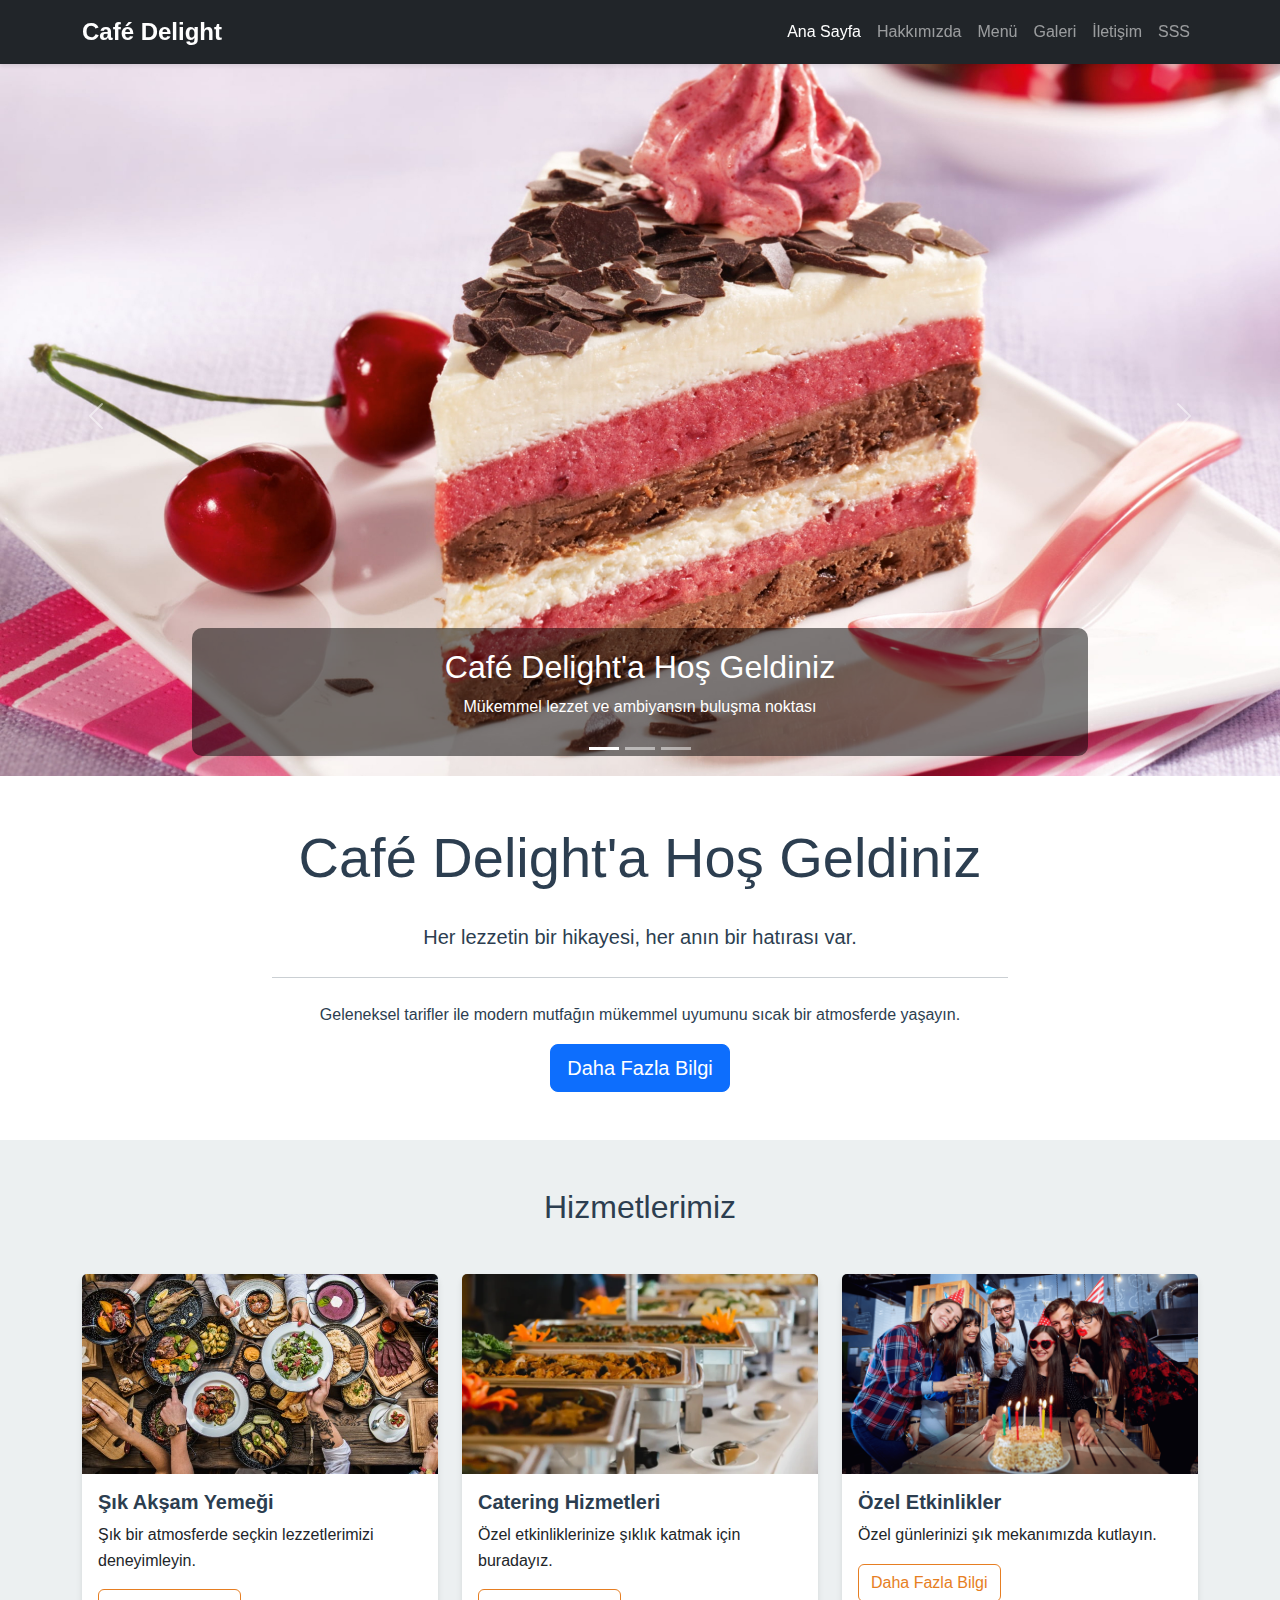
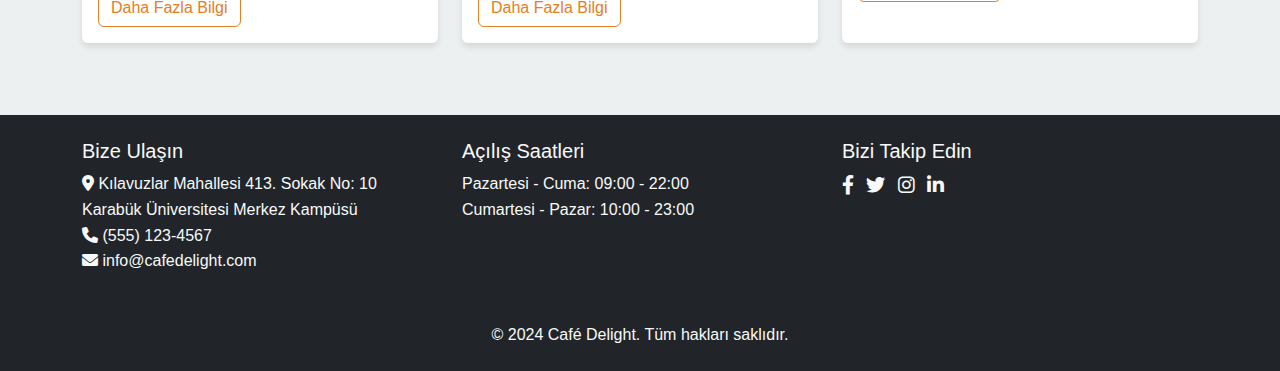
<file: index.html>
<!DOCTYPE html>
<html lang="en">
<head>
    <meta charset="UTF-8">
    <meta name="viewport" content="width=device-width, initial-scale=1.0">
    <title>Café Delight - Welcome to Our Restaurant</title>

   <!--bootstrap cdnleri importla-->
   
    <link href="https://cdn.jsdelivr.net/npm/bootstrap@5.3.0/dist/css/bootstrap.min.css" rel="stylesheet">
  
    <link rel="stylesheet" href="https://cdnjs.cloudflare.com/ajax/libs/font-awesome/6.0.0/css/all.min.css">
    
    <link rel="stylesheet" href="css/style.css">
</head>
<body>
   
   <!--navbar kısmı-->
    <nav class="navbar navbar-expand-lg navbar-dark bg-dark fixed-top">
        <div class="container">
            <a class="navbar-brand" href="index.html">Café Delight</a>
            <button class="navbar-toggler" type="button" data-bs-toggle="collapse" data-bs-target="#navbarNav">
                <span class="navbar-toggler-icon"></span>
            </button>
            <div class="collapse navbar-collapse" id="navbarNav">
                <ul class="navbar-nav ms-auto">
                    <li class="nav-item">
                        <a class="nav-link active" href="index.html">Ana Sayfa</a>
                    </li>
                    <li class="nav-item">
                        <a class="nav-link" href="about.html">Hakkımızda</a>
                    </li>
                    <li class="nav-item">
                        <a class="nav-link" href="services.html">Menü</a>
                    </li>
                    <li class="nav-item">
                        <a class="nav-link" href="gallery.html">Galeri</a>
                    </li>
                    <li class="nav-item">
                        <a class="nav-link" href="contact.html">İletişim</a>
                    </li>
                    <li class="nav-item">
                        <a class="nav-link" href="faq.html">SSS</a>
                    </li>
                </ul>
            </div>
        </div>
    </nav>

   <!--carousel kısmı-->
    <div id="mainCarousel" class="carousel slide" data-bs-ride="carousel">
        <div class="carousel-indicators">
            <button type="button" data-bs-target="#mainCarousel" data-bs-slide-to="0" class="active"></button>
            <button type="button" data-bs-target="#mainCarousel" data-bs-slide-to="1"></button>
            <button type="button" data-bs-target="#mainCarousel" data-bs-slide-to="2"></button>
        </div>
        <div class="carousel-inner">
            <div class="carousel-item active">
                <img src="images/cileklikek.jpg" class="d-block w-100" alt="Café Interior">
                <div class="carousel-caption">
                    <h2>Café Delight'a Hoş Geldiniz</h2>
                    <p>Mükemmel lezzet ve ambiyansın buluşma noktası</p>
                </div>
            </div>
            <div class="carousel-item">
                <img src="images/brown_cake.webp" class="d-block w-100" alt="Special Dishes">
                <div class="carousel-caption">
                    <h2>Seçkin Mutfağımız</h2>
                    <p>Şefimizin özel lezzetlerini keşfedin</p>
                </div>
            </div>
            <div class="carousel-item">
                <img src="images/redvelvet2.jpg" class="d-block w-100" alt="Coffee Art">
                <div class="carousel-caption">
                    <h2>Sanatsal Kahveler</h2>
                    <p>Güne özel kahve seçeneklerimizle başlayın</p>
                </div>
            </div>
        </div>
        <button class="carousel-control-prev" type="button" data-bs-target="#mainCarousel" data-bs-slide="prev">
            <span class="carousel-control-prev-icon"></span>
        </button>
        <button class="carousel-control-next" type="button" data-bs-target="#mainCarousel" data-bs-slide="next">
            <span class="carousel-control-next-icon"></span>
        </button>
    </div>

   <!--hoş geldiniz kısmı-->
    <section class="welcome-section py-5">
        <div class="container">
            <div class="row">
                <div class="col-lg-8 mx-auto text-center">
                    <h2 class="display-4">Café Delight'a Hoş Geldiniz</h2>
                    <p class="lead mb-4">Her lezzetin bir hikayesi, her anın bir hatırası var.</p>
                    <hr class="my-4">
                    <p>Geleneksel tarifler ile modern mutfağın mükemmel uyumunu sıcak bir atmosferde yaşayın.</p>
                    <a class="btn btn-primary btn-lg" href="about.html" role="button">Daha Fazla Bilgi</a>
                </div>
            </div>
        </div>
    </section>


    <section class="services-section py-5 bg-light">
        <div class="container">
            <h2 class="text-center mb-5">Hizmetlerimiz</h2>
            <div class="row">
                <div class="col-md-4 mb-4">
                    <div class="card h-100">
                        <img src="images/aksam_yemegi.jpg" class="card-img-top" alt="Fine Dining">
                        <div class="card-body">
                            <h5 class="card-title">Şık Akşam Yemeği</h5>
                            <p class="card-text">Şık bir atmosferde seçkin lezzetlerimizi deneyimleyin.</p>
                            <a href="services.html" class="btn btn-outline-primary">Daha Fazla Bilgi</a>
                        </div>
                    </div>
                </div>
                <div class="col-md-4 mb-4">
                    <div class="card h-100">
                        <img src="images/catering.webp" class="card-img-top" alt="Catering">
                        <div class="card-body">
                            <h5 class="card-title">Catering Hizmetleri</h5>
                            <p class="card-text">Özel etkinliklerinize şıklık katmak için buradayız.</p>
                            <a href="services.html" class="btn btn-outline-primary">Daha Fazla Bilgi</a>
                        </div>
                    </div>
                </div>
                <div class="col-md-4 mb-4">
                    <div class="card h-100">
                        <img src="images/birthday.png" class="card-img-top" alt="Private Events">
                        <div class="card-body">
                            <h5 class="card-title">Özel Etkinlikler</h5>
                            <p class="card-text">Özel günlerinizi şık mekanımızda kutlayın.</p>
                            <a href="services.html" class="btn btn-outline-primary">Daha Fazla Bilgi</a>
                        </div>
                    </div>
                </div>
            </div>
        </div>
    </section>

   <!--footer ve son-->
    <footer class="bg-dark text-light py-4">
        <div class="container">
            <div class="row">
                <div class="col-md-4 mb-3">
                    <h5>Bize Ulaşın</h5>
                    <p>
                        <i class="fas fa-map-marker-alt"></i> Kılavuzlar Mahallesi 413. Sokak No: 10 Karabük Üniversitesi Merkez Kampüsü<br>
                        <i class="fas fa-phone"></i> (555) 123-4567<br>
                        <i class="fas fa-envelope"></i> info@cafedelight.com
                    </p>
                </div>
                <div class="col-md-4 mb-3">
                    <h5>Açılış Saatleri</h5>
                    <p>
                        Pazartesi - Cuma: 09:00 - 22:00<br>
                        Cumartesi - Pazar: 10:00 - 23:00
                    </p>
                </div>
                <div class="col-md-4 mb-3">
                    <h5>Bizi Takip Edin</h5>
                    <div class="social-links">
                        <a href="#" class="text-light me-2"><i class="fab fa-facebook-f"></i></a>
                        <a href="#" class="text-light me-2"><i class="fab fa-twitter"></i></a>
                        <a href="#" class="text-light me-2"><i class="fab fa-instagram"></i></a>
                        <a href="#" class="text-light"><i class="fab fa-linkedin-in"></i></a>
                    </div>
                </div>
            </div>
            <div class="row mt-3">
                <div class="col-12 text-center">
                    <p class="mb-0">&copy; 2024 Café Delight. Tüm hakları saklıdır.</p>
                </div>
            </div>
        </div>
    </footer>

   <!--bootstrap ve illede istediği popper-->
    <script src="https://cdn.jsdelivr.net/npm/@popperjs/core@2.11.6/dist/umd/popper.min.js"></script>
    <script src="https://cdn.jsdelivr.net/npm/bootstrap@5.3.0/dist/js/bootstrap.min.js"></script>
</body>
</html>
</file>
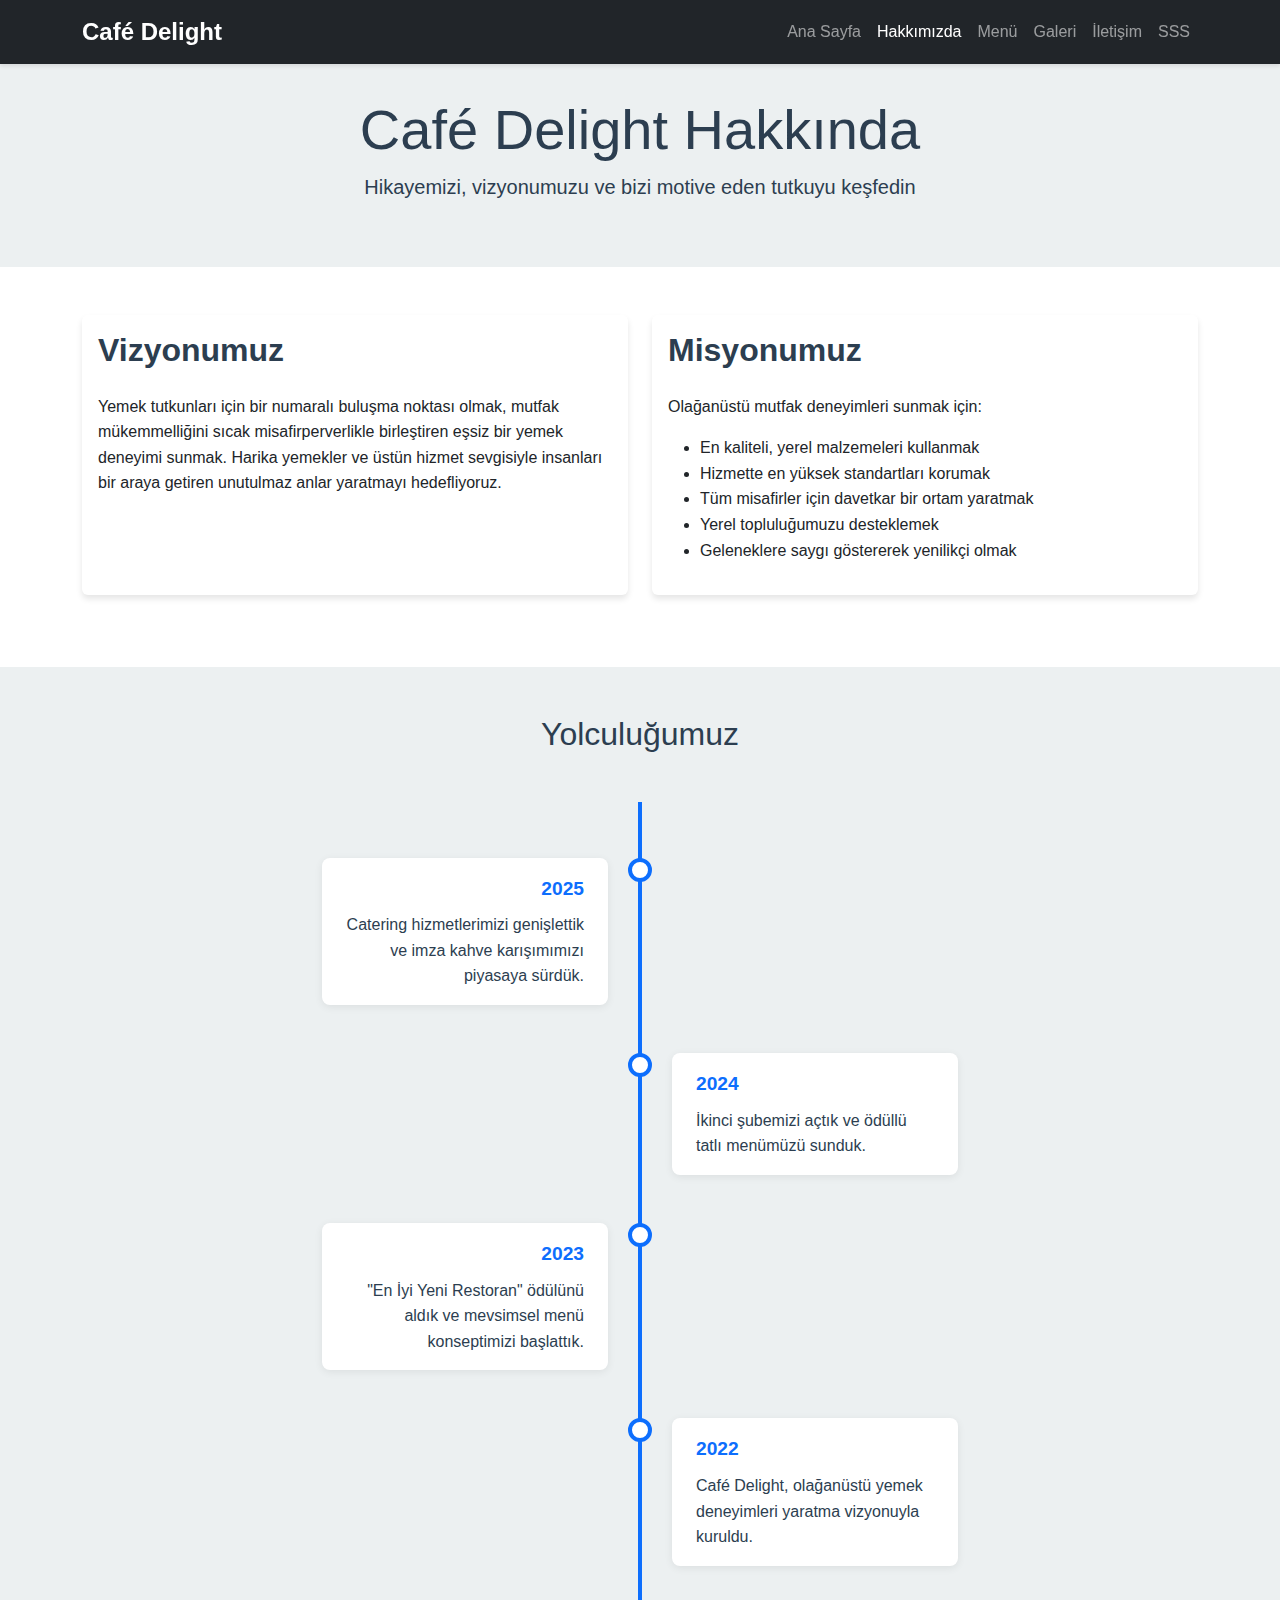
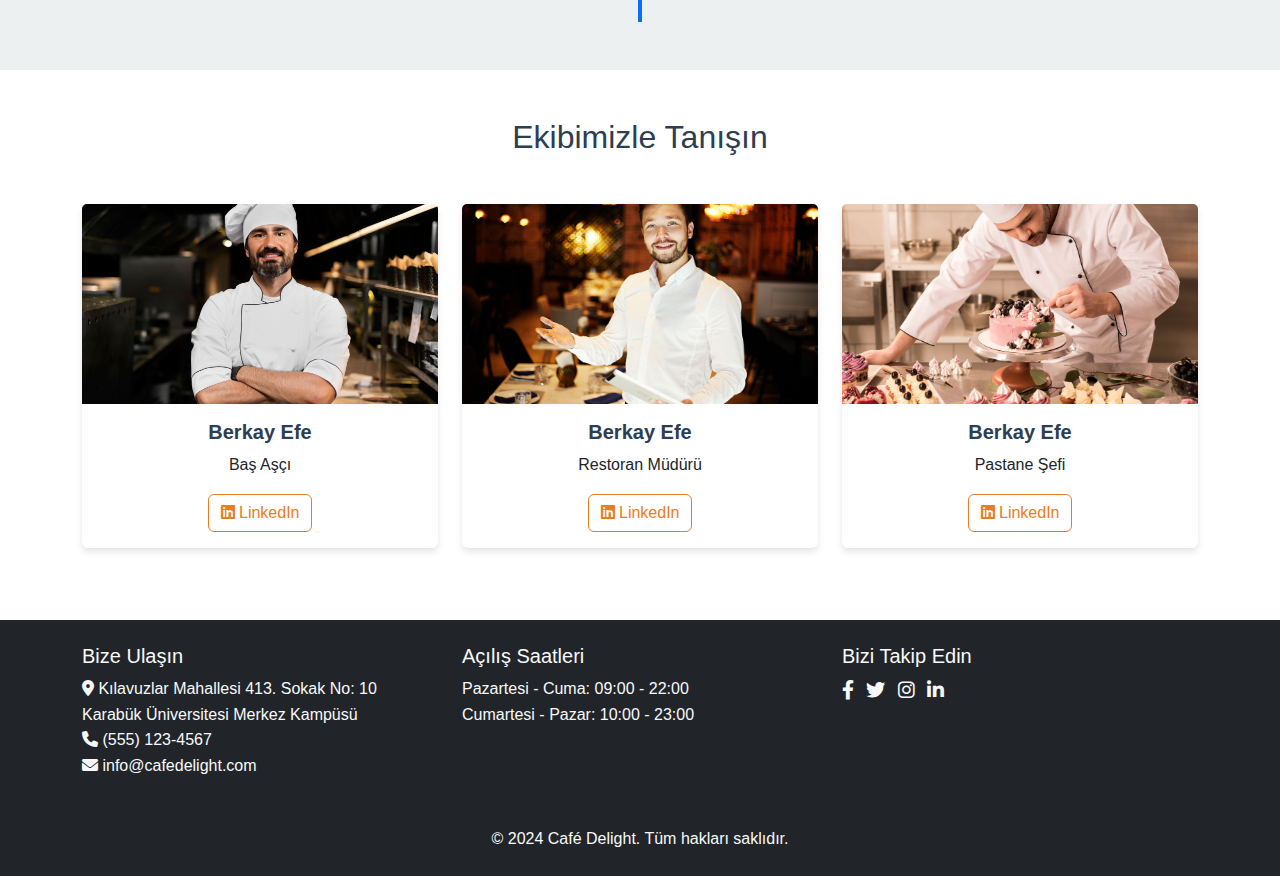
<file: about.html>
<!DOCTYPE html>
<html lang="en">
<head>
    <meta charset="UTF-8">
    <meta name="viewport" content="width=device-width, initial-scale=1.0">
    <title>Hakkımızda - Café Delight</title>
  
    <link href="https://cdn.jsdelivr.net/npm/bootstrap@5.3.0/dist/css/bootstrap.min.css" rel="stylesheet">
    
    <link rel="stylesheet" href="https://cdnjs.cloudflare.com/ajax/libs/font-awesome/6.0.0/css/all.min.css">

    <link rel="stylesheet" href="css/style.css">

    <style>
    .timeline {
        position: relative;
        margin: 0 auto;
        padding: 2rem 0;
        max-width: 700px;
    }
    .timeline::before {
        content: '';
        position: absolute;
        left: 50%;
        top: 0;
        width: 4px;
        height: 100%;
        background: #0d6efd;
        transform: translateX(-50%);
        z-index: 0;
    }
    .timeline-event {
        position: relative;
        width: 50%;
        padding: 1.5rem 2rem;
        box-sizing: border-box;
    }
    .timeline-event.left {
        left: 0;
        text-align: right;
    }
    .timeline-event.right {
        left: 50%;
        text-align: left;
    }
    .timeline-event .timeline-dot {
        position: absolute;
        top: 1.5rem;
        width: 24px;
        height: 24px;
        background: #fff;
        border: 4px solid #0d6efd;
        border-radius: 50%;
        z-index: 2;
    }
    .timeline-event.left .timeline-dot {
        right: -12px;
    }
    .timeline-event.right .timeline-dot {
        left: -12px;
    }
    .timeline-event .timeline-content {
        background: #fff;
        border-radius: 8px;
        padding: 1rem 1.5rem;
        box-shadow: 0 2px 8px rgba(0,0,0,0.07);
        display: inline-block;
        min-width: 220px;
        max-width: 320px;
    }
    .timeline-event .timeline-year {
        font-weight: bold;
        color: #0d6efd;
        margin-bottom: 0.5rem;
        font-size: 1.2rem;
    }
    @media (max-width: 767px) {
        .timeline::before { left: 8px; }
        .timeline-event {
            width: 100%;
            left: 0 !important;
            text-align: left !important;
            padding-left: 2.5rem;
            padding-right: 0;
            margin-bottom: 2rem;
        }
        .timeline-event .timeline-dot {
            left: -12px !important;
            right: auto !important;
        }
    }
    </style>
</head>
<body>
   <!--navbar-->
    <nav class="navbar navbar-expand-lg navbar-dark bg-dark fixed-top">
        <div class="container">
            <a class="navbar-brand" href="index.html">Café Delight</a>
            <button class="navbar-toggler" type="button" data-bs-toggle="collapse" data-bs-target="#navbarNav">
                <span class="navbar-toggler-icon"></span>
            </button>
            <div class="collapse navbar-collapse" id="navbarNav">
                <ul class="navbar-nav ms-auto">
                    <li class="nav-item">
                        <a class="nav-link" href="index.html">Ana Sayfa</a>
                    </li>
                    <li class="nav-item">
                        <a class="nav-link active" href="about.html">Hakkımızda</a>
                    </li>
                    <li class="nav-item">
                        <a class="nav-link" href="services.html">Menü</a>
                    </li>
                    <li class="nav-item">
                        <a class="nav-link" href="gallery.html">Galeri</a>
                    </li>
                    <li class="nav-item">
                        <a class="nav-link" href="contact.html">İletişim</a>
                    </li>
                    <li class="nav-item">
                        <a class="nav-link" href="faq.html">SSS</a>
                    </li>
                </ul>
            </div>
        </div>
    </nav>

   
    <header class="bg-light text-center py-5 mt-5">
        <div class="container">
            <h1 class="display-4">Café Delight Hakkında</h1>
            <p class="lead">Hikayemizi, vizyonumuzu ve bizi motive eden tutkuyu keşfedin</p>
        </div>
    </header>

   
    <section class="py-5">
        <div class="container">
            <div class="row">
                <div class="col-md-6 mb-4">
                    <div class="card h-100">
                        <div class="card-body">
                            <h2 class="card-title mb-4">Vizyonumuz</h2>
                            <p class="card-text">
                                Yemek tutkunları için bir numaralı buluşma noktası olmak, mutfak mükemmelliğini sıcak misafirperverlikle birleştiren eşsiz bir yemek deneyimi sunmak. Harika yemekler ve üstün hizmet sevgisiyle insanları bir araya getiren unutulmaz anlar yaratmayı hedefliyoruz.
                            </p>
                        </div>
                    </div>
                </div>
                <div class="col-md-6 mb-4">
                    <div class="card h-100">
                        <div class="card-body">
                            <h2 class="card-title mb-4">Misyonumuz</h2>
                            <p class="card-text">
                                Olağanüstü mutfak deneyimleri sunmak için:
                                <ul>
                                    <li>En kaliteli, yerel malzemeleri kullanmak</li>
                                    <li>Hizmette en yüksek standartları korumak</li>
                                    <li>Tüm misafirler için davetkar bir ortam yaratmak</li>
                                    <li>Yerel topluluğumuzu desteklemek</li>
                                    <li>Geleneklere saygı göstererek yenilikçi olmak</li>
                                </ul>
                            </p>
                        </div>
                    </div>
                </div>
            </div>
        </div>
    </section>

  
    <section class="py-5 bg-light">
        <div class="container">
            <h2 class="text-center mb-5">Yolculuğumuz</h2>
            <div class="timeline">
                <div class="timeline-event left">
                    <span class="timeline-dot"></span>
                    <div class="timeline-content">
                        <div class="timeline-year">2025</div>
                        <div>Catering hizmetlerimizi genişlettik ve imza kahve karışımımızı piyasaya sürdük.</div>
                    </div>
                </div>
                <div class="timeline-event right">
                    <span class="timeline-dot"></span>
                    <div class="timeline-content">
                        <div class="timeline-year">2024</div>
                        <div>İkinci şubemizi açtık ve ödüllü tatlı menümüzü sunduk.</div>
                    </div>
                </div>
                <div class="timeline-event left">
                    <span class="timeline-dot"></span>
                    <div class="timeline-content">
                        <div class="timeline-year">2023</div>
                        <div>"En İyi Yeni Restoran" ödülünü aldık ve mevsimsel menü konseptimizi başlattık.</div>
                    </div>
                </div>
                <div class="timeline-event right">
                    <span class="timeline-dot"></span>
                    <div class="timeline-content">
                        <div class="timeline-year">2022</div>
                        <div>Café Delight, olağanüstü yemek deneyimleri yaratma vizyonuyla kuruldu.</div>
                    </div>
                </div>
            </div>
        </div>
    </section>

   <!--özgün ve kalabalık ekibimiz-->
    <section class="py-5">
        <div class="container">
            <h2 class="text-center mb-5">Ekibimizle Tanışın</h2>
            <div class="row">
                <div class="col-md-4 mb-4">
                    <div class="card text-center">
                        <img src="images/chef.jpg" class="card-img-top" alt="Executive Chef">
                        <div class="card-body">
                            <h5 class="card-title">Berkay Efe</h5>
                            <p class="card-text">Baş Aşçı</p>
                            <a href="https://www.linkedin.com/in/berkay-efe-%C3%B6zben-428583324/" class="btn btn-outline-primary"><i class="fab fa-linkedin"></i> LinkedIn</a>
                        </div>
                    </div>
                </div>
                <div class="col-md-4 mb-4">
                    <div class="card text-center">
                        <img src="images/manager.png" class="card-img-top" alt="Restaurant Manager">
                        <div class="card-body">
                            <h5 class="card-title">Berkay Efe</h5>
                            <p class="card-text">Restoran Müdürü</p>
                            <a href="https://www.linkedin.com/in/berkay-efe-%C3%B6zben-428583324/" class="btn btn-outline-primary"><i class="fab fa-linkedin"></i> LinkedIn</a>
                        </div>
                    </div>
                </div>
                <div class="col-md-4 mb-4">
                    <div class="card text-center">
                        <img src="images/pastry_chef.png" class="card-img-top" alt="Pastry Chef">
                        <div class="card-body">
                            <h5 class="card-title">Berkay Efe</h5>
                            <p class="card-text">Pastane Şefi</p>
                            <a href="https://www.linkedin.com/in/berkay-efe-%C3%B6zben-428583324/" class="btn btn-outline-primary"><i class="fab fa-linkedin"></i> LinkedIn</a>
                        </div>
                    </div>
                </div>
            </div>
        </div>
    </section>

   <!--footer-->
    <footer class="bg-dark text-light py-4">
        <div class="container">
            <div class="row">
                <div class="col-md-4 mb-3">
                    <h5>Bize Ulaşın</h5>
                    <p>
                        <i class="fas fa-map-marker-alt"></i> Kılavuzlar Mahallesi 413. Sokak No: 10 Karabük Üniversitesi Merkez Kampüsü<br>
                        <i class="fas fa-phone"></i> (555) 123-4567<br>
                        <i class="fas fa-envelope"></i> info@cafedelight.com
                    </p>
                </div>
                <div class="col-md-4 mb-3">
                    <h5>Açılış Saatleri</h5>
                    <p>
                        Pazartesi - Cuma: 09:00 - 22:00<br>
                        Cumartesi - Pazar: 10:00 - 23:00
                    </p>
                </div>
                <div class="col-md-4 mb-3">
                    <h5>Bizi Takip Edin</h5>
                    <div class="social-links">
                        <a href="#" class="text-light me-2"><i class="fab fa-facebook-f"></i></a>
                        <a href="#" class="text-light me-2"><i class="fab fa-twitter"></i></a>
                        <a href="#" class="text-light me-2"><i class="fab fa-instagram"></i></a>
                        <a href="#" class="text-light"><i class="fab fa-linkedin-in"></i></a>
                    </div>
                </div>
            </div>
            <div class="row mt-3">
                <div class="col-12 text-center">
                    <p class="mb-0">&copy; 2024 Café Delight. Tüm hakları saklıdır.</p>
                </div>
            </div>
        </div>
    </footer>


    <script src="https://cdn.jsdelivr.net/npm/@popperjs/core@2.11.6/dist/umd/popper.min.js"></script>
    <script src="https://cdn.jsdelivr.net/npm/bootstrap@5.3.0/dist/js/bootstrap.min.js"></script>
</body>
</html>
</file>
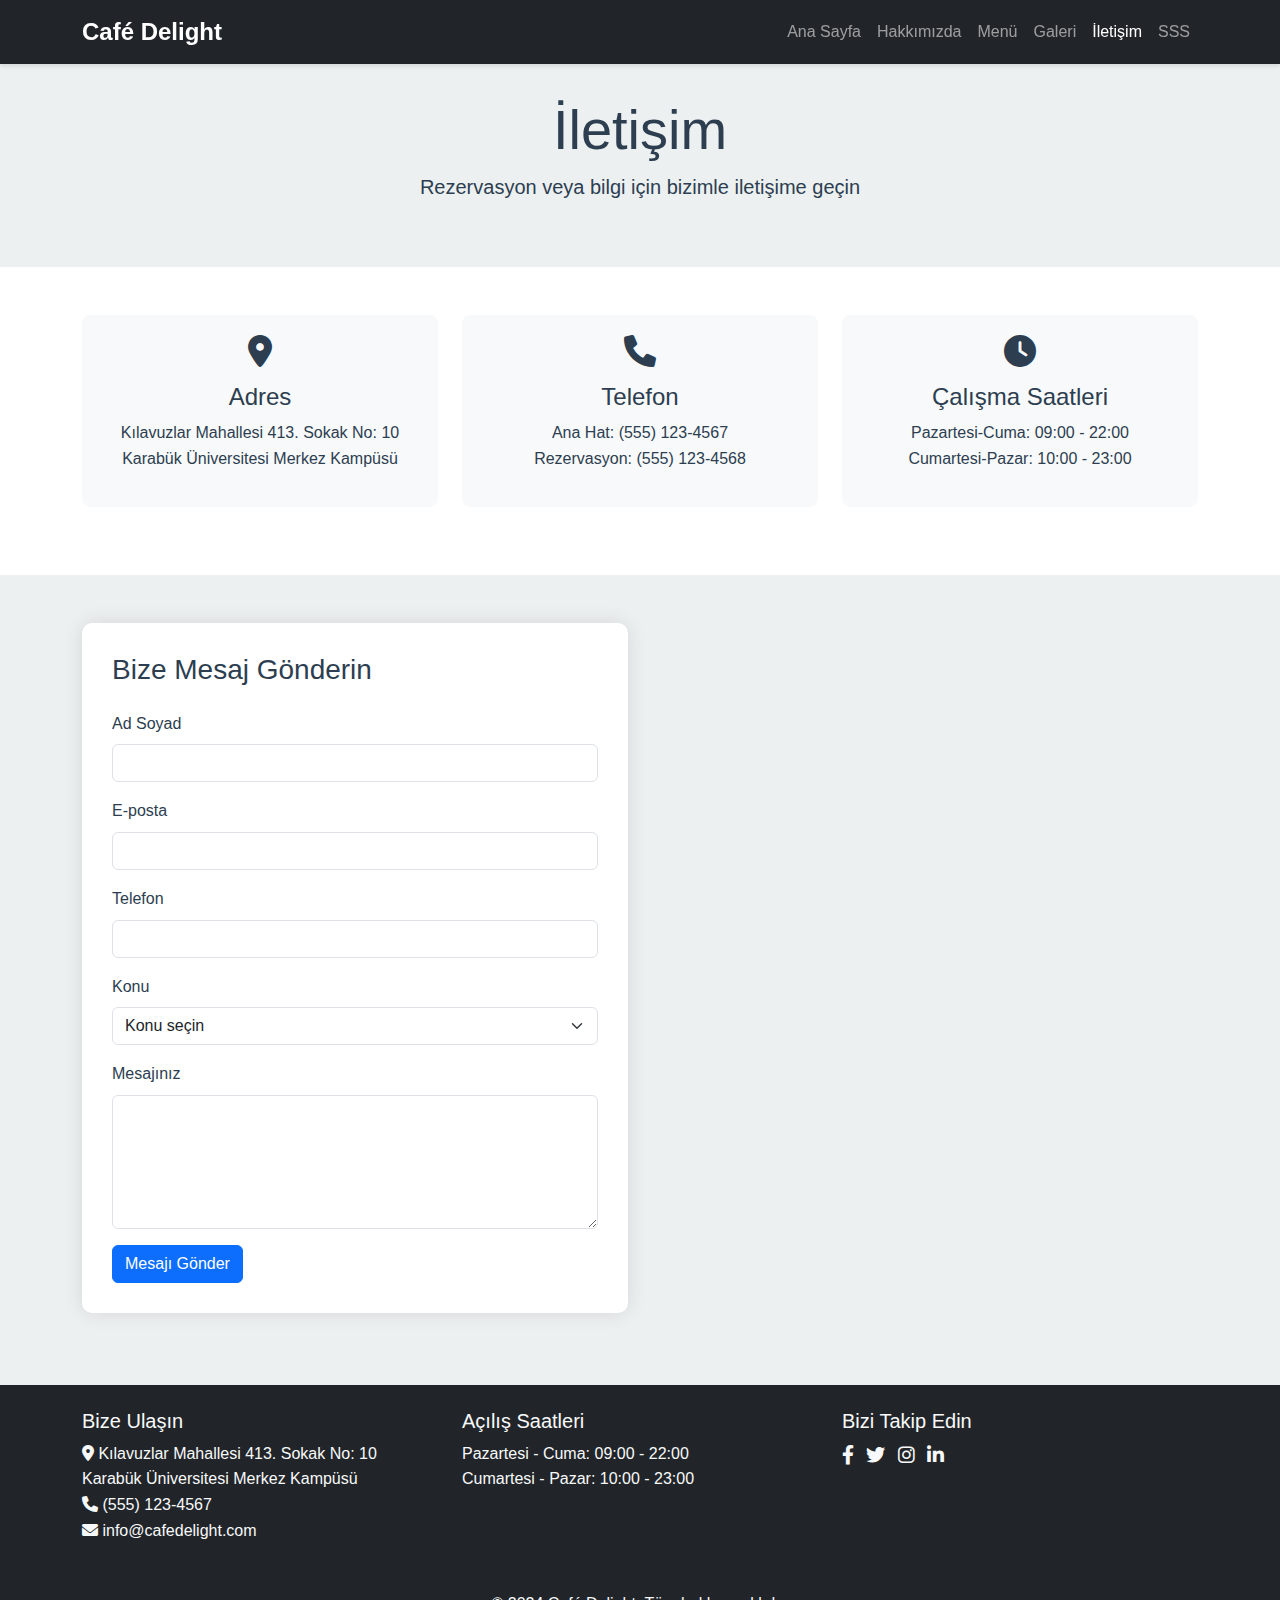
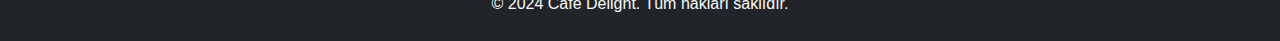
<file: contact.html>
<!DOCTYPE html>
<html lang="en">
<head>
    <meta charset="UTF-8">
    <meta name="viewport" content="width=device-width, initial-scale=1.0">
    <title>İletişim - Café Delight</title>
   
    <link href="https://cdn.jsdelivr.net/npm/bootstrap@5.3.0/dist/css/bootstrap.min.css" rel="stylesheet">
    
    <link rel="stylesheet" href="https://cdnjs.cloudflare.com/ajax/libs/font-awesome/6.0.0/css/all.min.css">
    
    <link rel="stylesheet" href="css/style.css">
    <style>
        .contact-info-item {
            padding: 20px;
            border-radius: 8px;
            background: #f8f9fa;
            margin-bottom: 20px;
            transition: transform 0.3s ease;
        }
        .contact-info-item:hover {
            transform: translateY(-5px);
            box-shadow: 0 4px 8px rgba(0,0,0,0.1);
        }
        .contact-form {
            background: #fff;
            padding: 30px;
            border-radius: 10px;
            box-shadow: 0 0 20px rgba(0,0,0,0.1);
        }
        .map-container {
            position: relative;
            overflow: hidden;
            padding-top: 56.25%; 
        }
        .map-container iframe {
            position: absolute;
            top: 0;
            left: 0;
            width: 100%;
            height: 100%;
            border: 0;
        }
    </style>
</head>
<body>
    
    <nav class="navbar navbar-expand-lg navbar-dark bg-dark fixed-top">
        <div class="container">
            <a class="navbar-brand" href="index.html">Café Delight</a>
            <button class="navbar-toggler" type="button" data-bs-toggle="collapse" data-bs-target="#navbarNav">
                <span class="navbar-toggler-icon"></span>
            </button>
            <div class="collapse navbar-collapse" id="navbarNav">
                <ul class="navbar-nav ms-auto">
                    <li class="nav-item">
                        <a class="nav-link" href="index.html">Ana Sayfa</a>
                    </li>
                    <li class="nav-item">
                        <a class="nav-link" href="about.html">Hakkımızda</a>
                    </li>
                    <li class="nav-item">
                        <a class="nav-link" href="services.html">Menü</a>
                    </li>
                    <li class="nav-item">
                        <a class="nav-link" href="gallery.html">Galeri</a>
                    </li>
                    <li class="nav-item">
                        <a class="nav-link active" href="contact.html">İletişim</a>
                    </li>
                    <li class="nav-item">
                        <a class="nav-link" href="faq.html">SSS</a>
                    </li>
                </ul>
            </div>
        </div>
    </nav>

    
    <header class="bg-light text-center py-5 mt-5">
        <div class="container">
            <h1 class="display-4">İletişim</h1>
            <p class="lead">Rezervasyon veya bilgi için bizimle iletişime geçin</p>
        </div>
    </header>

   
    <section class="py-5">
        <div class="container">
            <div class="row">
                <div class="col-md-4">
                    <div class="contact-info-item text-center">
                        <i class="fas fa-map-marker-alt fa-2x mb-3 text-primary"></i>
                        <h4>Adres</h4>
                        <p>Kılavuzlar Mahallesi 413. Sokak No: 10 <br> Karabük Üniversitesi Merkez Kampüsü</p>
                    </div>
                </div>
                <div class="col-md-4">
                    <div class="contact-info-item text-center">
                        <i class="fas fa-phone fa-2x mb-3 text-primary"></i>
                        <h4>Telefon</h4>
                        <p>
                            Ana Hat: (555) 123-4567<br>
                            Rezervasyon: (555) 123-4568
                        </p>
                    </div>
                </div>
                <div class="col-md-4">
                    <div class="contact-info-item text-center">
                        <i class="fas fa-clock fa-2x mb-3 text-primary"></i>
                        <h4>Çalışma Saatleri</h4>
                        <p>
                            Pazartesi-Cuma: 09:00 - 22:00<br>
                            Cumartesi-Pazar: 10:00 - 23:00
                        </p>
                    </div>
                </div>
            </div>
        </div>
    </section>

   
    <section class="py-5 bg-light">
        <div class="container">
            <div class="row">
              
                <div class="col-lg-6 mb-4">
                    <div class="contact-form">
                        <h3 class="mb-4">Bize Mesaj Gönderin</h3>
                        <form id="contactForm">
                            <div class="mb-3">
                                <label for="name" class="form-label">Ad Soyad</label>
                                <input type="text" class="form-control" id="name" required>
                            </div>
                            <div class="mb-3">
                                <label for="email" class="form-label">E-posta</label>
                                <input type="email" class="form-control" id="email" required>
                            </div>
                            <div class="mb-3">
                                <label for="phone" class="form-label">Telefon</label>
                                <input type="tel" class="form-control" id="phone">
                            </div>
                            <div class="mb-3">
                                <label for="subject" class="form-label">Konu</label>
                                <select class="form-select" id="subject" required>
                                    <option value="">Konu seçin</option>
                                    <option value="reservation">Rezervasyon</option>
                                    <option value="catering">Catering</option>
                                    <option value="feedback">Geri Bildirim</option>
                                    <option value="other">Diğer</option>
                                </select>
                            </div>
                            <div class="mb-3">
                                <label for="message" class="form-label">Mesajınız</label>
                                <textarea class="form-control" id="message" rows="5" required></textarea>
                            </div>
                            <button type="submit" class="btn btn-primary">Mesajı Gönder</button>
                        </form>
                    </div>
                </div>
                
                <div class="col-lg-6">
                    <div class="map-container">
                       <!--embed bugunu sonunda çözdüm-->
                        <iframe src="https://www.google.com/maps/embed?pb=!1m14!1m12!1m3!1d2011.7744693168156!2d32.653932690533196!3d41.21405104548233!2m3!1f0!2f0!3f0!3m2!1i1024!2i768!4f13.1!5e0!3m2!1str!2str!4v1748188030903!5m2!1str!2str"
                            width="600" height="450" style="border:0;" allowfullscreen="" loading="lazy" referrerpolicy="no-referrer-when-downgrade"></iframe>
                    </div>
                </div>
            </div>
        </div>
    </section>

  
    <footer class="bg-dark text-light py-4">
        <div class="container">
            <div class="row">
                <div class="col-md-4 mb-3">
                    <h5>Bize Ulaşın</h5>
                    <p>
                        <i class="fas fa-map-marker-alt"></i> Kılavuzlar Mahallesi 413. Sokak No: 10 Karabük Üniversitesi Merkez Kampüsü<br>
                        <i class="fas fa-phone"></i> (555) 123-4567<br>
                        <i class="fas fa-envelope"></i> info@cafedelight.com
                    </p>
                </div>
                <div class="col-md-4 mb-3">
                    <h5>Açılış Saatleri</h5>
                    <p>
                        Pazartesi - Cuma: 09:00 - 22:00<br>
                        Cumartesi - Pazar: 10:00 - 23:00
                    </p>
                </div>
                <div class="col-md-4 mb-3">
                    <h5>Bizi Takip Edin</h5>
                    <div class="social-links">
                        <a href="#" class="text-light me-2"><i class="fab fa-facebook-f"></i></a>
                        <a href="#" class="text-light me-2"><i class="fab fa-twitter"></i></a>
                        <a href="#" class="text-light me-2"><i class="fab fa-instagram"></i></a>
                        <a href="#" class="text-light"><i class="fab fa-linkedin-in"></i></a>
                    </div>
                </div>
            </div>
            <div class="row mt-3">
                <div class="col-12 text-center">
                    <p class="mb-0">&copy; 2024 Café Delight. Tüm hakları saklıdır.</p>
                </div>
            </div>
        </div>
    </footer>


    <script src="https://cdn.jsdelivr.net/npm/@popperjs/core@2.11.6/dist/umd/popper.min.js"></script>
    <script src="https://cdn.jsdelivr.net/npm/bootstrap@5.3.0/dist/js/bootstrap.min.js"></script>
   
    <script>
        document.getElementById('contactForm').addEventListener('submit', function(e) {
            e.preventDefault();
           
            alert('Geri bildiriminiz için teşekkür ederiz.');
            this.reset();
        });
    </script>
</body>
</html>
</file>
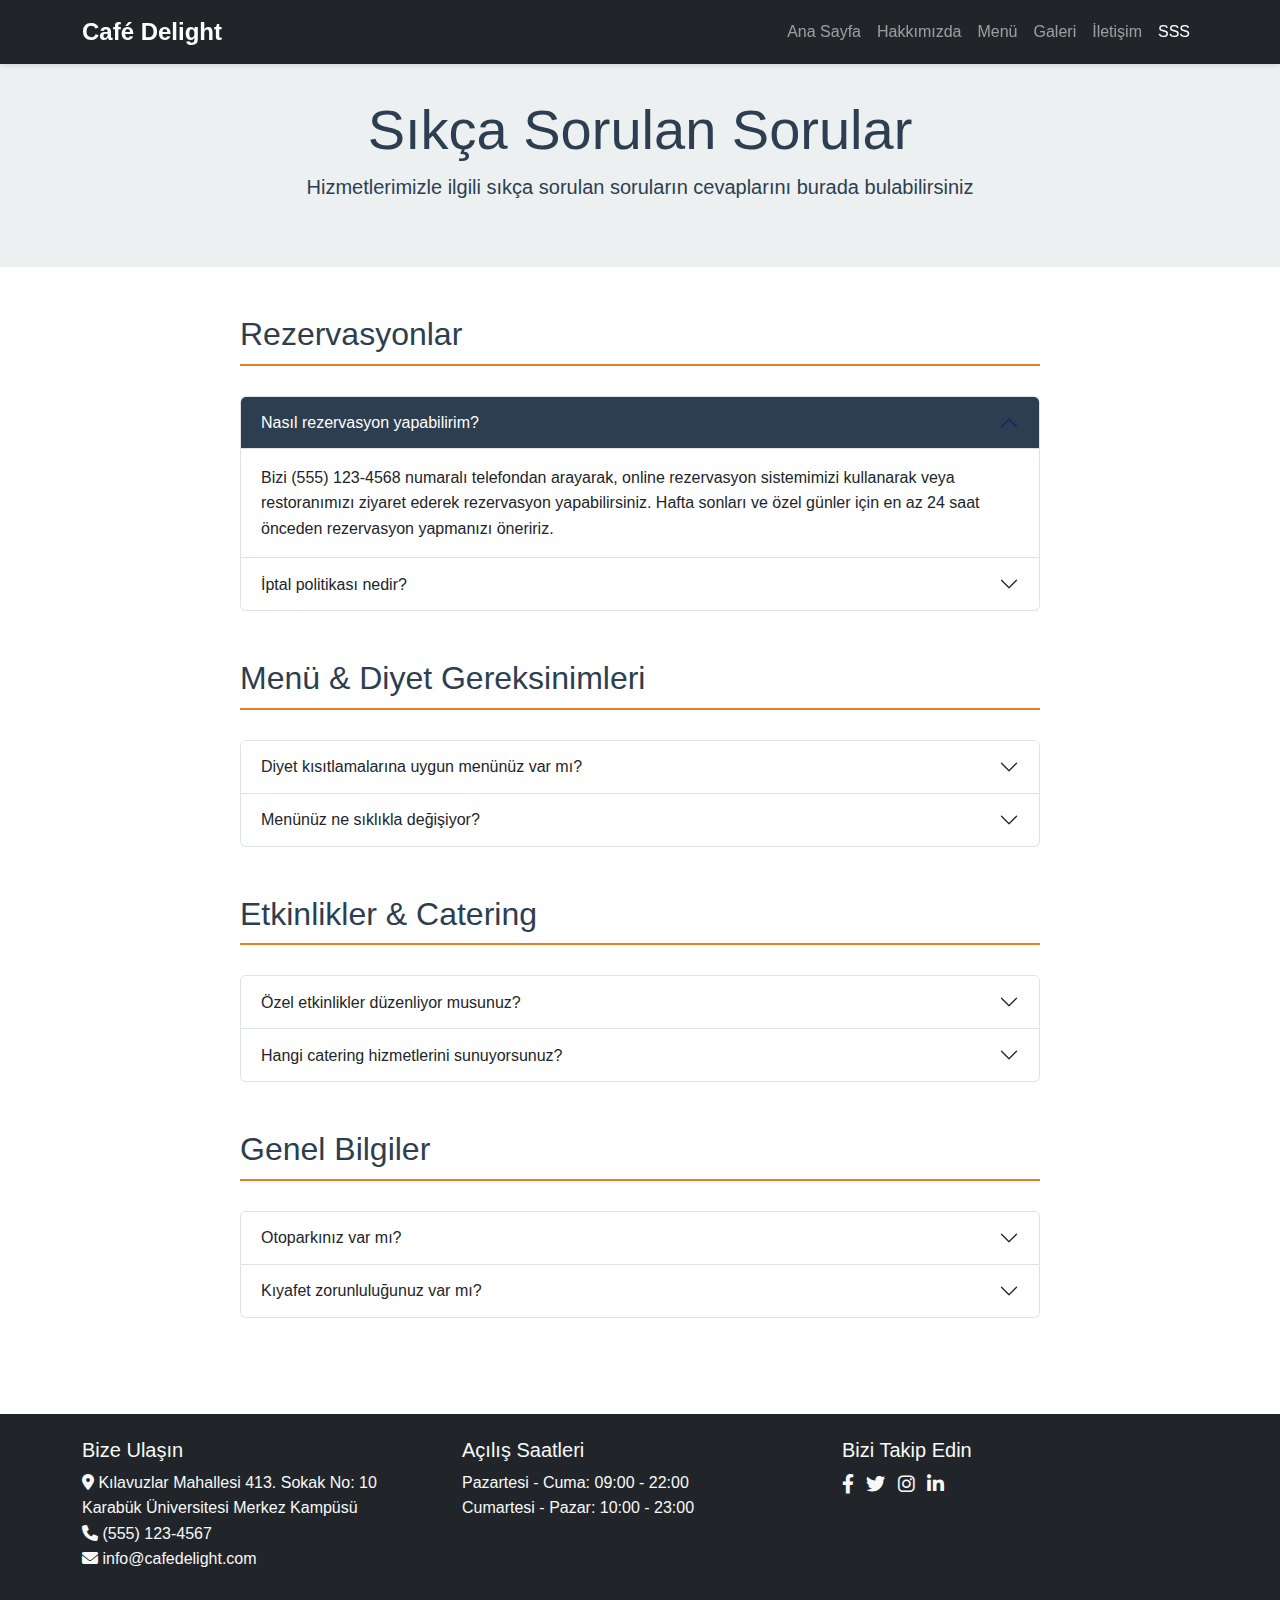
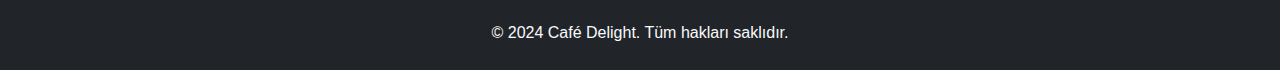
<file: faq.html>
<!DOCTYPE html>
<html lang="en">
<head>
    <meta charset="UTF-8">
    <meta name="viewport" content="width=device-width, initial-scale=1.0">
    <title>FAQ - Café Delight</title>
  
    <link href="https://cdn.jsdelivr.net/npm/bootstrap@5.3.0/dist/css/bootstrap.min.css" rel="stylesheet">
    
    <link rel="stylesheet" href="https://cdnjs.cloudflare.com/ajax/libs/font-awesome/6.0.0/css/all.min.css">
    
    <link rel="stylesheet" href="css/style.css">
    <style>
        .faq-section {
            max-width: 800px;
            margin: 0 auto;
        }
        .accordion-button:not(.collapsed) {
            background-color: var(--primary-color);
            color: white;
        }
        .accordion-button:focus {
            box-shadow: none;
            border-color: rgba(0,0,0,.125);
        }
        .category-title {
            color: var(--primary-color);
            margin-bottom: 30px;
            padding-bottom: 10px;
            border-bottom: 2px solid var(--secondary-color);
        }
    </style>
</head>
<body>
    <!-- navbar kısmı-->
    <nav class="navbar navbar-expand-lg navbar-dark bg-dark fixed-top">
        <div class="container">
            <a class="navbar-brand" href="index.html">Café Delight</a>
            <button class="navbar-toggler" type="button" data-bs-toggle="collapse" data-bs-target="#navbarNav">
                <span class="navbar-toggler-icon"></span>
            </button>
            <div class="collapse navbar-collapse" id="navbarNav">
                <ul class="navbar-nav ms-auto">
                    <li class="nav-item">
                        <a class="nav-link" href="index.html">Ana Sayfa</a>
                    </li>
                    <li class="nav-item">
                        <a class="nav-link" href="about.html">Hakkımızda</a>
                    </li>
                    <li class="nav-item">
                        <a class="nav-link" href="services.html">Menü</a>
                    </li>
                    <li class="nav-item">
                        <a class="nav-link" href="gallery.html">Galeri</a>
                    </li>
                    <li class="nav-item">
                        <a class="nav-link" href="contact.html">İletişim</a>
                    </li>
                    <li class="nav-item">
                        <a class="nav-link active" href="faq.html">SSS</a>
                    </li>
                </ul>
            </div>
        </div>
    </nav>

   <!--sıkça sorulan sorular kısmı-->
    <header class="bg-light text-center py-5 mt-5">
        <div class="container">
            <h1 class="display-4">Sıkça Sorulan Sorular</h1>
            <p class="lead">Hizmetlerimizle ilgili sıkça sorulan soruların cevaplarını burada bulabilirsiniz</p>
        </div>
    </header>

    
    <section class="py-5">
        <div class="container">
            <div class="faq-section">
                
                <h2 class="category-title">Rezervasyonlar</h2>
                <div class="accordion mb-5" id="reservationFAQ">
                    <div class="accordion-item">
                        <h2 class="accordion-header">
                            <button class="accordion-button" type="button" data-bs-toggle="collapse" data-bs-target="#reservation1">
                                Nasıl rezervasyon yapabilirim?
                            </button>
                        </h2>
                        <div id="reservation1" class="accordion-collapse collapse show" data-bs-parent="#reservationFAQ">
                            <div class="accordion-body">
                                Bizi (555) 123-4568 numaralı telefondan arayarak, online rezervasyon sistemimizi kullanarak veya restoranımızı ziyaret ederek rezervasyon yapabilirsiniz. Hafta sonları ve özel günler için en az 24 saat önceden rezervasyon yapmanızı öneririz.
                            </div>
                        </div>
                    </div>
                    <div class="accordion-item">
                        <h2 class="accordion-header">
                            <button class="accordion-button collapsed" type="button" data-bs-toggle="collapse" data-bs-target="#reservation2">
                                İptal politikası nedir?
                            </button>
                        </h2>
                        <div id="reservation2" class="accordion-collapse collapse" data-bs-parent="#reservationFAQ">
                            <div class="accordion-body">
                                İptaller için en az 4 saat önceden haber vermenizi rica ederiz. 6 veya daha fazla kişilik gruplar için 24 saat önceden bildirim gerekmektedir. Bu süreler içinde iptal edilmeyen rezervasyonlar için iptal ücreti uygulanabilir.
                            </div>
                        </div>
                    </div>
                </div>

              
                <h2 class="category-title">Menü & Diyet Gereksinimleri</h2>
                <div class="accordion mb-5" id="menuFAQ">
                    <div class="accordion-item">
                        <h2 class="accordion-header">
                            <button class="accordion-button collapsed" type="button" data-bs-toggle="collapse" data-bs-target="#menu1">
                                Diyet kısıtlamalarına uygun menünüz var mı?
                            </button>
                        </h2>
                        <div id="menu1" class="accordion-collapse collapse" data-bs-parent="#menuFAQ">
                            <div class="accordion-body">
                                Evet, vejetaryen, vegan, glutensiz ve diğer diyet gereksinimleri için çeşitli seçenekler sunuyoruz. Sipariş verirken lütfen alerjileriniz veya özel diyet gereksinimleriniz hakkında personelimizi bilgilendirin.
                            </div>
                        </div>
                    </div>
                    <div class="accordion-item">
                        <h2 class="accordion-header">
                            <button class="accordion-button collapsed" type="button" data-bs-toggle="collapse" data-bs-target="#menu2">
                                Menünüz ne sıklıkla değişiyor?
                            </button>
                        </h2>
                        <div id="menu2" class="accordion-collapse collapse" data-bs-parent="#menuFAQ">
                            <div class="accordion-body">
                                Ana menümüz yıl boyunca mevcuttur, ancak mevsimsel spesiyallerimiz üç ayda bir değişmektedir. Ayrıca, günlük olarak taze malzemelerle hazırlanan şefin özel yemekleri de sunulmaktadır.
                            </div>
                        </div>
                    </div>
                </div>

                
                <h2 class="category-title">Etkinlikler & Catering</h2>
                <div class="accordion mb-5" id="eventsFAQ">
                    <div class="accordion-item">
                        <h2 class="accordion-header">
                            <button class="accordion-button collapsed" type="button" data-bs-toggle="collapse" data-bs-target="#events1">
                                Özel etkinlikler düzenliyor musunuz?
                            </button>
                        </h2>
                        <div id="events1" class="accordion-collapse collapse" data-bs-parent="#eventsFAQ">
                            <div class="accordion-body">
                                Evet, özel etkinlikler için kullanılabilen özel bir yemek odamız bulunmaktadır. 40 kişiye kadar grupları ağırlayabilir ve etkinliğinize özel menüler sunabiliriz.
                            </div>
                        </div>
                    </div>
                    <div class="accordion-item">
                        <h2 class="accordion-header">
                            <button class="accordion-button collapsed" type="button" data-bs-toggle="collapse" data-bs-target="#events2">
                                Hangi catering hizmetlerini sunuyorsunuz?
                            </button>
                        </h2>
                        <div id="events2" class="accordion-collapse collapse" data-bs-parent="#eventsFAQ">
                            <div class="accordion-body">
                                Kurumsal ve özel etkinlikler için tam kapsamlı catering hizmeti sunuyoruz. Catering menümüz tercihinize ve bütçenize göre özelleştirilebilir. Personel, ekipman ve kurulum/temizlik hizmetleri de sağlıyoruz.
                            </div>
                        </div>
                    </div>
                </div>

               
                <h2 class="category-title">Genel Bilgiler</h2>
                <div class="accordion mb-5" id="generalFAQ">
                    <div class="accordion-item">
                        <h2 class="accordion-header">
                            <button class="accordion-button collapsed" type="button" data-bs-toggle="collapse" data-bs-target="#general1">
                                Otoparkınız var mı?
                            </button>
                        </h2>
                        <div id="general1" class="accordion-collapse collapse" data-bs-parent="#generalFAQ">
                            <div class="accordion-body">
                                Evet, misafirlerimiz için ücretsiz vale otopark hizmetimiz vardır. Ayrıca, yürüme mesafesinde cadde otoparkı ve halka açık otopark da mevcuttur.
                            </div>
                        </div>
                    </div>
                    <div class="accordion-item">
                        <h2 class="accordion-header">
                            <button class="accordion-button collapsed" type="button" data-bs-toggle="collapse" data-bs-target="#general2">
                                Kıyafet zorunluluğunuz var mı?
                            </button>
                        </h2>
                        <div id="general2" class="accordion-collapse collapse" data-bs-parent="#generalFAQ">
                            <div class="accordion-body">
                                Akıllı rahat (smart casual) bir kıyafet zorunluluğumuz vardır. Misafirlerimizin rahat olmasını isteriz, ancak plaj kıyafetleri, spor kıyafetleri veya aşırı günlük kıyafetler giymemelerini rica ederiz.
                            </div>
                        </div>
                    </div>
                </div>
            </div>
        </div>
    </section>

   <!--footer kısmı-->
    <footer class="bg-dark text-light py-4">
        <div class="container">
            <div class="row">
                <div class="col-md-4 mb-3">
                    <h5>Bize Ulaşın</h5>
                    <p>
                        <i class="fas fa-map-marker-alt"></i> Kılavuzlar Mahallesi 413. Sokak No: 10 Karabük Üniversitesi Merkez Kampüsü<br>
                        <i class="fas fa-phone"></i> (555) 123-4567<br>
                        <i class="fas fa-envelope"></i> info@cafedelight.com
                    </p>
                </div>
                <div class="col-md-4 mb-3">
                    <h5>Açılış Saatleri</h5>
                    <p>
                        Pazartesi - Cuma: 09:00 - 22:00<br>
                        Cumartesi - Pazar: 10:00 - 23:00
                    </p>
                </div>
                <div class="col-md-4 mb-3">
                    <h5>Bizi Takip Edin</h5>
                    <div class="social-links">
                        <a href="#" class="text-light me-2"><i class="fab fa-facebook-f"></i></a>
                        <a href="#" class="text-light me-2"><i class="fab fa-twitter"></i></a>
                        <a href="#" class="text-light me-2"><i class="fab fa-instagram"></i></a>
                        <a href="#" class="text-light"><i class="fab fa-linkedin-in"></i></a>
                    </div>
                </div>
            </div>
            <div class="row mt-3">
                <div class="col-12 text-center">
                    <p class="mb-0">&copy; 2024 Café Delight. Tüm hakları saklıdır.</p>
                </div>
            </div>
        </div>
    </footer>

  
    <script src="https://cdn.jsdelivr.net/npm/@popperjs/core@2.11.6/dist/umd/popper.min.js"></script>
    <script src="https://cdn.jsdelivr.net/npm/bootstrap@5.3.0/dist/js/bootstrap.min.js"></script>
</body>
</html>
</file>
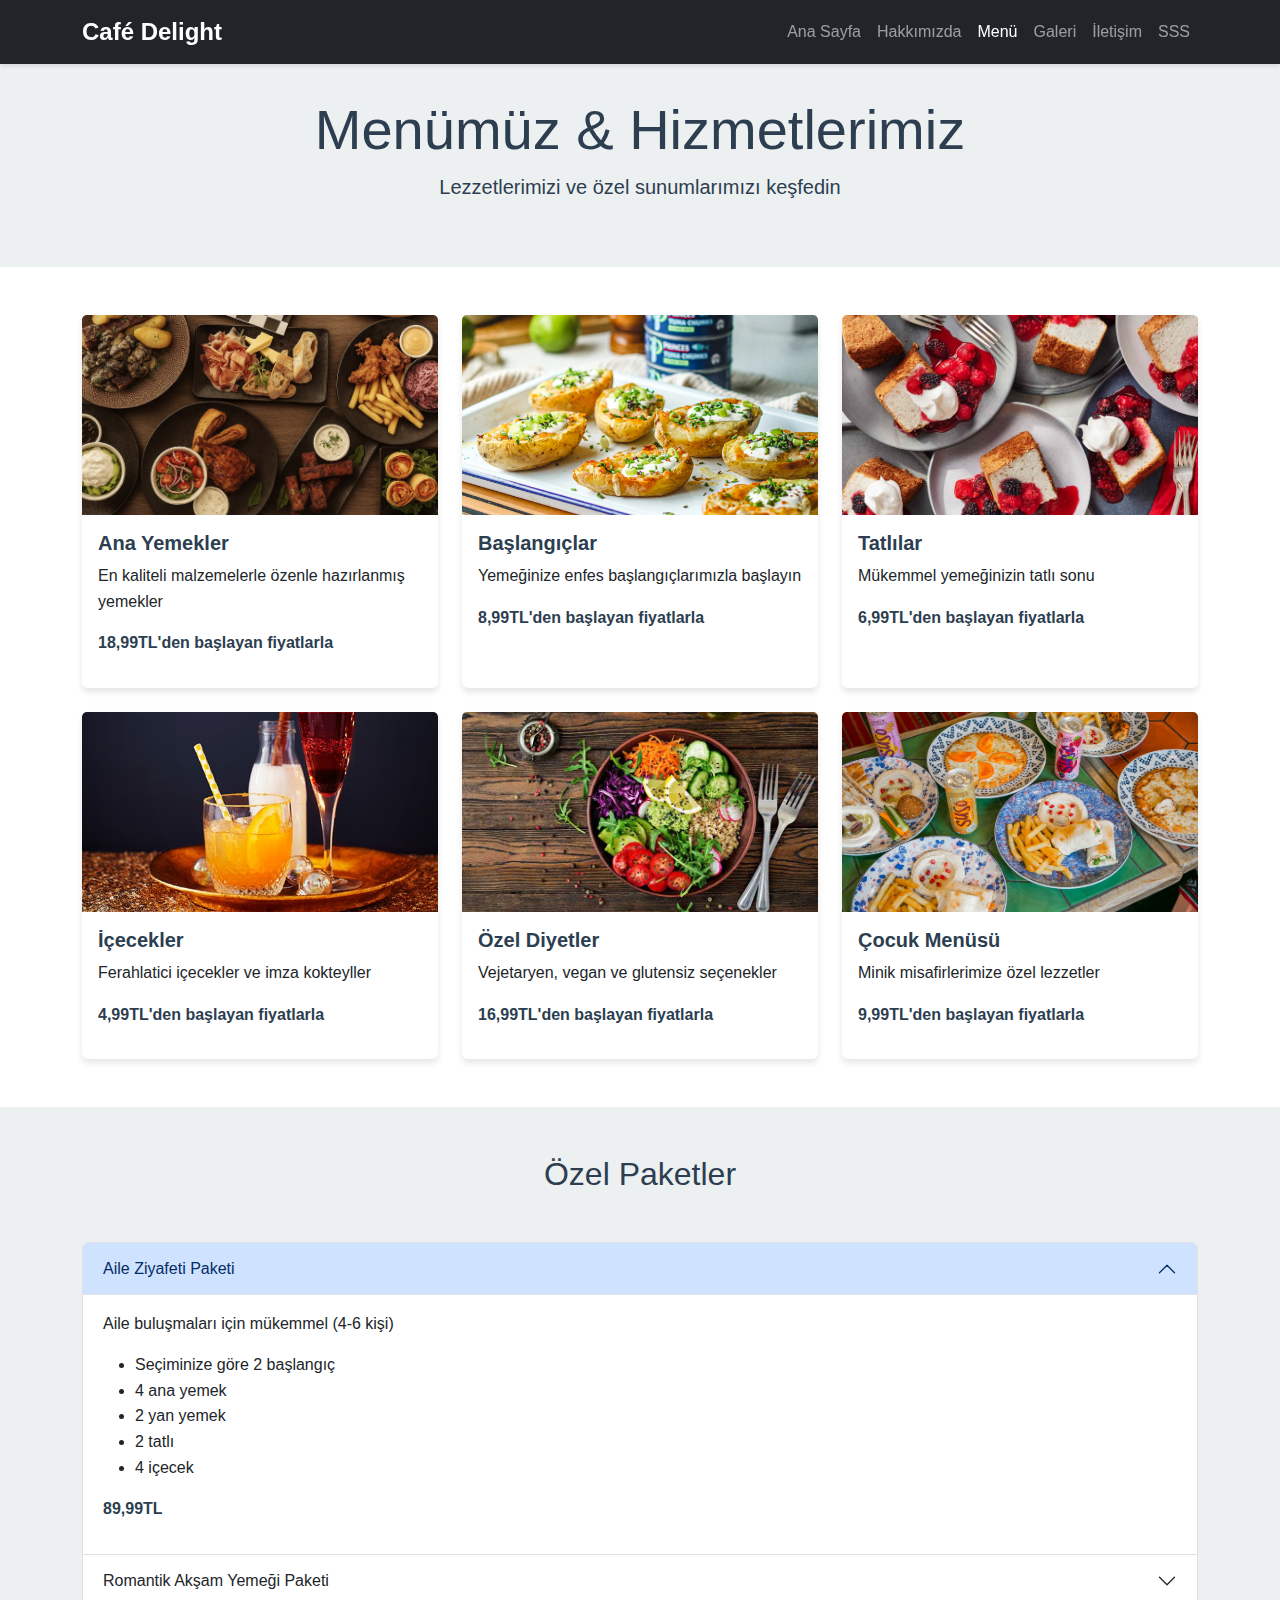
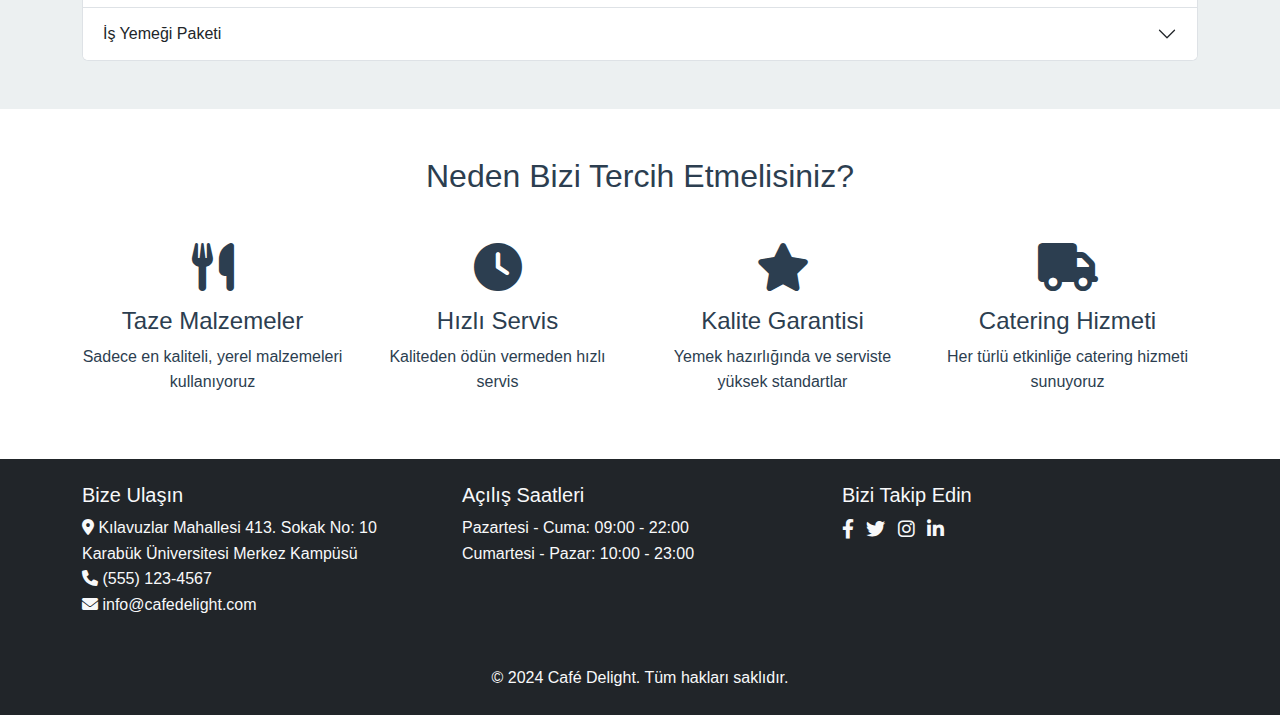
<file: services.html>
<!DOCTYPE html>
<html lang="en">
<head>
    <meta charset="UTF-8">
    <meta name="viewport" content="width=device-width, initial-scale=1.0">
    <title>Menü & Hizmetler - Café Delight</title>
  
    <link href="https://cdn.jsdelivr.net/npm/bootstrap@5.3.0/dist/css/bootstrap.min.css" rel="stylesheet">
   
    <link rel="stylesheet" href="https://cdnjs.cloudflare.com/ajax/libs/font-awesome/6.0.0/css/all.min.css">
   
    <link rel="stylesheet" href="css/style.css">
</head>
<body>
    
    <nav class="navbar navbar-expand-lg navbar-dark bg-dark fixed-top">
        <div class="container">
            <a class="navbar-brand" href="index.html">Café Delight</a>
            <button class="navbar-toggler" type="button" data-bs-toggle="collapse" data-bs-target="#navbarNav">
                <span class="navbar-toggler-icon"></span>
            </button>
            <div class="collapse navbar-collapse" id="navbarNav">
                <ul class="navbar-nav ms-auto">
                    <li class="nav-item">
                        <a class="nav-link" href="index.html">Ana Sayfa</a>
                    </li>
                    <li class="nav-item">
                        <a class="nav-link" href="about.html">Hakkımızda</a>
                    </li>
                    <li class="nav-item">
                        <a class="nav-link active" href="services.html">Menü</a>
                    </li>
                    <li class="nav-item">
                        <a class="nav-link" href="gallery.html">Galeri</a>
                    </li>
                    <li class="nav-item">
                        <a class="nav-link" href="contact.html">İletişim</a>
                    </li>
                    <li class="nav-item">
                        <a class="nav-link" href="faq.html">SSS</a>
                    </li>
                </ul>
            </div>
        </div>
    </nav>

    
    <header class="bg-light text-center py-5 mt-5">
        <div class="container">
            <h1 class="display-4">Menümüz & Hizmetlerimiz</h1>
            <p class="lead">Lezzetlerimizi ve özel sunumlarımızı keşfedin</p>
        </div>
    </header>

   <!--menüler kısmı-->
    <section class="py-5">
        <div class="container">
            <div class="row g-4">
                
                <div class="col-md-4">
                    <div class="card h-100">
                        <img src="images/main_course.png" class="card-img-top" alt="Main Courses">
                        <div class="card-body">
                            <h5 class="card-title">Ana Yemekler</h5>
                            <p class="card-text">En kaliteli malzemelerle özenle hazırlanmış yemekler</p>
                            <p class="text-primary fw-bold">18,99TL'den başlayan fiyatlarla</p>
                        </div>
                    </div>
                </div>
                
                <div class="col-md-4">
                    <div class="card h-100">
                        <img src="images/starters.webp" class="card-img-top" alt="Appetizers">
                        <div class="card-body">
                            <h5 class="card-title">Başlangıçlar</h5>
                            <p class="card-text">Yemeğinize enfes başlangıçlarımızla başlayın</p>
                            <p class="text-primary fw-bold">8,99TL'den başlayan fiyatlarla</p>
                        </div>
                    </div>
                </div>
                
                <div class="col-md-4">
                    <div class="card h-100">
                        <img src="images/desserts.jpg" class="card-img-top" alt="Desserts">
                        <div class="card-body">
                            <h5 class="card-title">Tatlılar</h5>
                            <p class="card-text">Mükemmel yemeğinizin tatlı sonu</p>
                            <p class="text-primary fw-bold">6,99TL'den başlayan fiyatlarla</p>
                        </div>
                    </div>
                </div>
                
                <div class="col-md-4">
                    <div class="card h-100">
                        <img src="images/drinks.jpg" class="card-img-top" alt="Beverages">
                        <div class="card-body">
                            <h5 class="card-title">İçecekler</h5>
                            <p class="card-text">Ferahlatici içecekler ve imza kokteyller</p>
                            <p class="text-primary fw-bold">4,99TL'den başlayan fiyatlarla</p>
                        </div>
                    </div>
                </div>
                
                <div class="col-md-4">
                    <div class="card h-100">
                        <img src="images/diet.png" class="card-img-top" alt="Special Diets">
                        <div class="card-body">
                            <h5 class="card-title">Özel Diyetler</h5>
                            <p class="card-text">Vejetaryen, vegan ve glutensiz seçenekler</p>
                            <p class="text-primary fw-bold">16,99TL'den başlayan fiyatlarla</p>
                        </div>
                    </div>
                </div>
                
                <div class="col-md-4">
                    <div class="card h-100">
                        <img src="images/children.jpg" class="card-img-top" alt="Kids Menu">
                        <div class="card-body">
                            <h5 class="card-title">Çocuk Menüsü</h5>
                            <p class="card-text">Minik misafirlerimize özel lezzetler</p>
                            <p class="text-primary fw-bold">9,99TL'den başlayan fiyatlarla</p>
                        </div>
                    </div>
                </div>
            </div>
        </div>
    </section>

   <!--özel paketler kısmı-->
    <section class="py-5 bg-light">
        <div class="container">
            <h2 class="text-center mb-5">Özel Paketler</h2>
            <div class="accordion" id="specialPackages">
               
                <div class="accordion-item">
                    <h2 class="accordion-header">
                        <button class="accordion-button" type="button" data-bs-toggle="collapse" data-bs-target="#familyPackage">
                            Aile Ziyafeti Paketi
                        </button>
                    </h2>
                    <div id="familyPackage" class="accordion-collapse collapse show" data-bs-parent="#specialPackages">
                        <div class="accordion-body">
                            <p>Aile buluşmaları için mükemmel (4-6 kişi)</p>
                            <ul>
                                <li>Seçiminize göre 2 başlangıç</li>
                                <li>4 ana yemek</li>
                                <li>2 yan yemek</li>
                                <li>2 tatlı</li>
                                <li>4 içecek</li>
                            </ul>
                            <p class="text-primary fw-bold">89,99TL</p>
                        </div>
                    </div>
                </div>
                
                <div class="accordion-item">
                    <h2 class="accordion-header">
                        <button class="accordion-button collapsed" type="button" data-bs-toggle="collapse" data-bs-target="#datePackage">
                            Romantik Akşam Yemeği Paketi
                        </button>
                    </h2>
                    <div id="datePackage" class="accordion-collapse collapse" data-bs-parent="#specialPackages">
                        <div class="accordion-body">
                            <p>Çiftler için mükemmel</p>
                            <ul>
                                <li>Paylaşımlık 1 başlangıç</li>
                                <li>2 ana yemek</li>
                                <li>Paylaşımlık 1 tatlı</li>
                                <li>2 kadeh şarap</li>
                            </ul>
                            <p class="text-primary fw-bold">59,99TL</p>
                        </div>
                    </div>
                </div>
                
                <div class="accordion-item">
                    <h2 class="accordion-header">
                        <button class="accordion-button collapsed" type="button" data-bs-toggle="collapse" data-bs-target="#businessPackage">
                            İş Yemeği Paketi
                        </button>
                    </h2>
                    <div id="businessPackage" class="accordion-collapse collapse" data-bs-parent="#specialPackages">
                        <div class="accordion-body">
                            <p>İş toplantıları için mükemmel (kişi başı)</p>
                            <ul>
                                <li>Çorba veya salata</li>
                                <li>Seçiminize göre ana yemek</li>
                                <li>Günün tatlısı</li>
                                <li>Kahve veya çay</li>
                            </ul>
                            <p class="text-primary fw-bold">Kişi başı 24,99TL</p>
                        </div>
                    </div>
                </div>
            </div>
        </div>
    </section>

   <!--neden biz tercih etmelisiniz kısmı-->
    <section class="py-5">
        <div class="container">
            <h2 class="text-center mb-5">Neden Bizi Tercih Etmelisiniz?</h2>
            <div class="row g-4">
                <div class="col-md-3 text-center">
                    <i class="fas fa-utensils fa-3x mb-3 text-primary"></i>
                    <h4>Taze Malzemeler</h4>
                    <p>Sadece en kaliteli, yerel malzemeleri kullanıyoruz</p>
                </div>
                <div class="col-md-3 text-center">
                    <i class="fas fa-clock fa-3x mb-3 text-primary"></i>
                    <h4>Hızlı Servis</h4>
                    <p>Kaliteden ödün vermeden hızlı servis</p>
                </div>
                <div class="col-md-3 text-center">
                    <i class="fas fa-star fa-3x mb-3 text-primary"></i>
                    <h4>Kalite Garantisi</h4>
                    <p>Yemek hazırlığında ve serviste yüksek standartlar</p>
                </div>
                <div class="col-md-3 text-center">
                    <i class="fas fa-truck fa-3x mb-3 text-primary"></i>
                    <h4>Catering Hizmeti</h4>
                    <p>Her türlü etkinliğe catering hizmeti sunuyoruz</p>
                </div>
            </div>
        </div>
    </section>

   <!--footer -->
    <footer class="bg-dark text-light py-4">
        <div class="container">
            <div class="row">
                <div class="col-md-4 mb-3">
                    <h5>Bize Ulaşın</h5>
                    <p>
                        <i class="fas fa-map-marker-alt"></i> Kılavuzlar Mahallesi 413. Sokak No: 10 Karabük Üniversitesi Merkez Kampüsü<br>
                        <i class="fas fa-phone"></i> (555) 123-4567<br>
                        <i class="fas fa-envelope"></i> info@cafedelight.com
                    </p>
                </div>
                <div class="col-md-4 mb-3">
                    <h5>Açılış Saatleri</h5>
                    <p>
                        Pazartesi - Cuma: 09:00 - 22:00<br>
                        Cumartesi - Pazar: 10:00 - 23:00
                    </p>
                </div>
                <div class="col-md-4 mb-3">
                    <h5>Bizi Takip Edin</h5>
                    <div class="social-links">
                        <a href="#" class="text-light me-2"><i class="fab fa-facebook-f"></i></a>
                        <a href="#" class="text-light me-2"><i class="fab fa-twitter"></i></a>
                        <a href="#" class="text-light me-2"><i class="fab fa-instagram"></i></a>
                        <a href="#" class="text-light"><i class="fab fa-linkedin-in"></i></a>
                    </div>
                </div>
            </div>
            <div class="row mt-3">
                <div class="col-12 text-center">
                    <p class="mb-0">&copy; 2024 Café Delight. Tüm hakları saklıdır.</p>
                </div>
            </div>
        </div>
    </footer>

    
    <script src="https://cdn.jsdelivr.net/npm/@popperjs/core@2.11.6/dist/umd/popper.min.js"></script>
    <script src="https://cdn.jsdelivr.net/npm/bootstrap@5.3.0/dist/js/bootstrap.min.js"></script>
</body>
</html>
</file>
<file: css/style.css>
:root {
    --primary-color: #2c3e50;
    --secondary-color: #e67e22;
    --light-color: #ecf0f1;
    --dark-color: #2c3e50;
}

body {
    font-family: 'Helvetica Neue', Arial, sans-serif;
    line-height: 1.6;
    color: var(--dark-color);
}

.navbar {
    box-shadow: 0 2px 4px rgba(0,0,0,0.1);
}

.navbar-brand {
    font-weight: bold;
    font-size: 1.5rem;
}

.carousel {
    margin-top: 56px;
}

.carousel-item {
    height: 80vh;
    min-height: 400px;
    background: no-repeat center center scroll;
    background-size: cover;
}

.carousel-item img {
    object-fit: cover;
    height: 100%;
}

.carousel-caption {
    background: rgba(0, 0, 0, 0.5);
    padding: 20px;
    border-radius: 10px;
}

.welcome-section {
    padding: 80px 0;
}

.welcome-section h2 {
    color: var(--primary-color);
    margin-bottom: 30px;
}

.card {
    transition: transform 0.3s ease;
    border: none;
    box-shadow: 0 4px 6px rgba(0,0,0,0.1);
}

.card:hover {
    transform: translateY(-5px);
}

.card-img-top {
    height: 200px;
    object-fit: cover;
}

.card-title {
    color: var(--primary-color);
    font-weight: bold;
}

.btn-outline-primary {
    color: var(--secondary-color);
    border-color: var(--secondary-color);
}

.btn-outline-primary:hover {
    background-color: var(--secondary-color);
    border-color: var(--secondary-color);
    color: white;
}

footer {
    background-color: var(--dark-color);
}

.social-links a {
    font-size: 1.2rem;
    margin-right: 15px;
    transition: color 0.3s ease;
}

.social-links a:hover {
    color: var(--secondary-color) !important;
}

@media (max-width: 768px) {
    .carousel-item {
        height: 50vh;
    }

    .welcome-section {
        padding: 40px 0;
    }

    .card-img-top {
        height: 150px;
    }
}

.fade-in {
    animation: fadeIn 1s ease-in;
}

@keyframes fadeIn {
    from {
        opacity: 0;
        transform: translateY(20px);
    }
    to {
        opacity: 1;
        transform: translateY(0);
    }
}

.bg-light {
    background-color: var(--light-color) !important;
}

.text-primary {
    color: var(--primary-color) !important;
}

.text-secondary {
    color: var(--secondary-color) !important;
}
</file>
